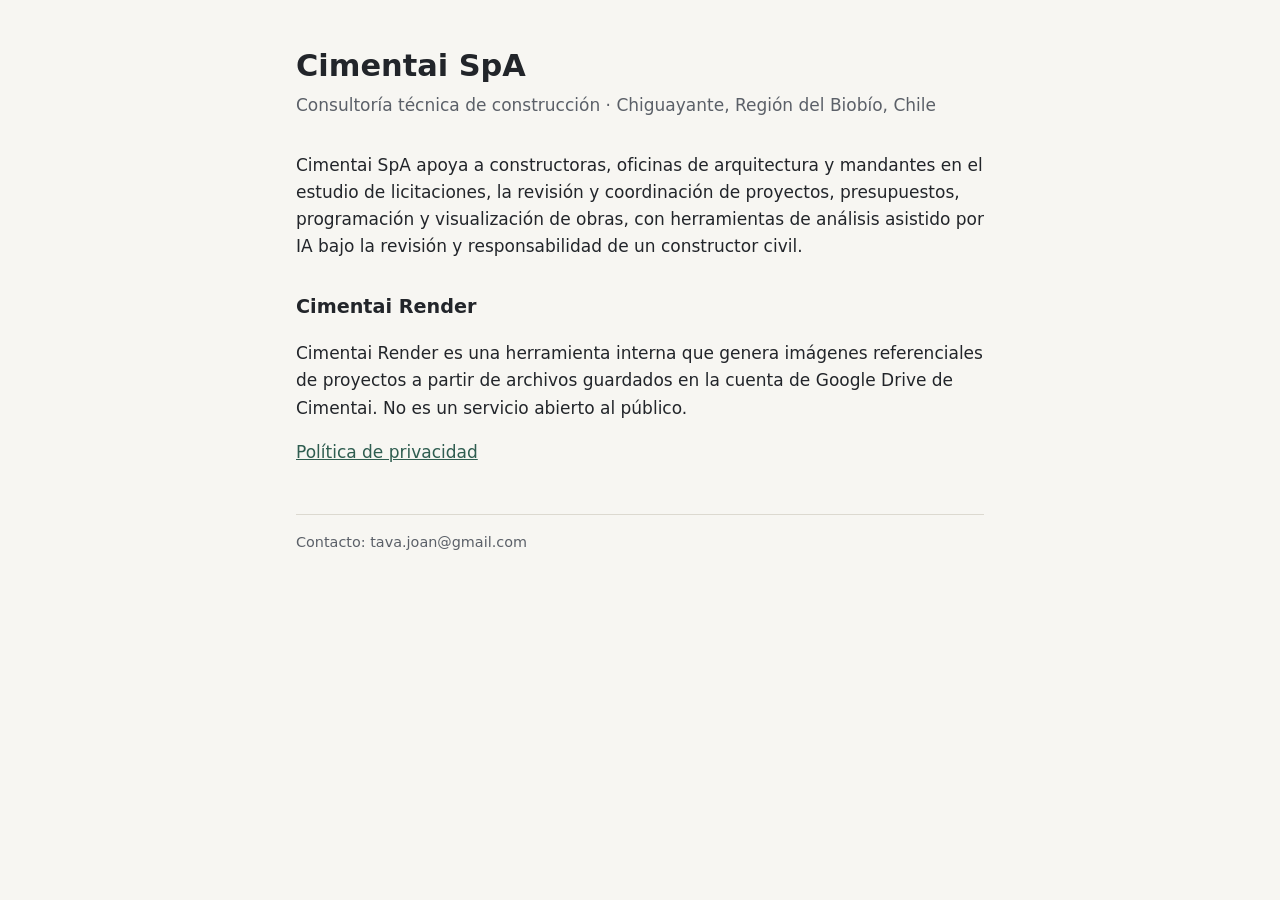
<file: index.html>
<!doctype html>
<html lang="es">
<head><meta charset="utf-8"><meta name="viewport" content="width=device-width,initial-scale=1">
<title>Cimentai SpA</title><link rel="stylesheet" href="estilo.css"></head>
<body><main>
<h1>Cimentai SpA</h1>
<p class="sub">Consultoría técnica de construcción · Chiguayante, Región del Biobío, Chile</p>
<p>Cimentai SpA apoya a constructoras, oficinas de arquitectura y mandantes en el estudio de licitaciones, la revisión y coordinación de proyectos, presupuestos, programación y visualización de obras, con herramientas de análisis asistido por IA bajo la revisión y responsabilidad de un constructor civil.</p>
<h2>Cimentai Render</h2>
<p>Cimentai Render es una herramienta interna que genera imágenes referenciales de proyectos a partir de archivos guardados en la cuenta de Google Drive de Cimentai. No es un servicio abierto al público.</p>
<p><a href="privacidad.html">Política de privacidad</a></p>
<footer>Contacto: tava.joan@gmail.com</footer>
</main></body></html>
</file>
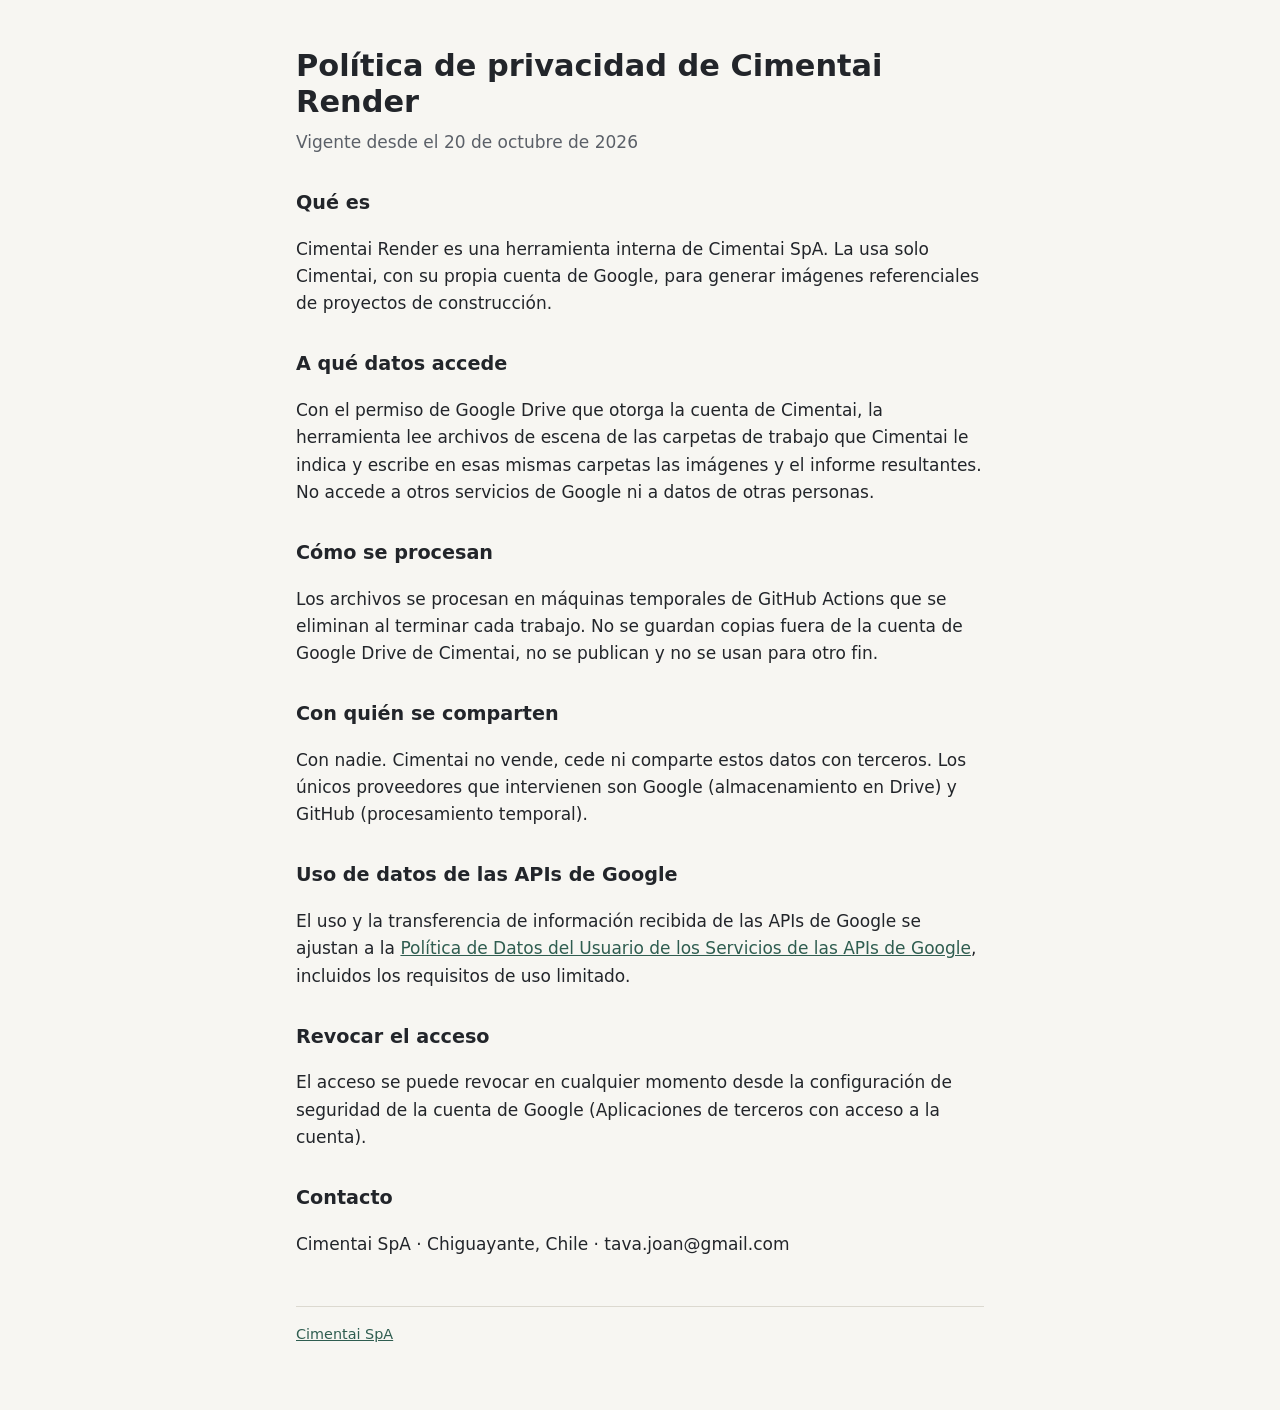
<file: privacidad.html>
<!doctype html>
<html lang="es">
<head><meta charset="utf-8"><meta name="viewport" content="width=device-width,initial-scale=1">
<title>Política de privacidad</title><link rel="stylesheet" href="estilo.css"></head>
<body><main>
<h1>Política de privacidad de Cimentai Render</h1>
<p class="sub">Vigente desde el 20 de octubre de 2026</p>
<h2>Qué es</h2>
<p>Cimentai Render es una herramienta interna de Cimentai SpA. La usa solo Cimentai, con su propia cuenta de Google, para generar imágenes referenciales de proyectos de construcción.</p>
<h2>A qué datos accede</h2>
<p>Con el permiso de Google Drive que otorga la cuenta de Cimentai, la herramienta lee archivos de escena de las carpetas de trabajo que Cimentai le indica y escribe en esas mismas carpetas las imágenes y el informe resultantes. No accede a otros servicios de Google ni a datos de otras personas.</p>
<h2>Cómo se procesan</h2>
<p>Los archivos se procesan en máquinas temporales de GitHub Actions que se eliminan al terminar cada trabajo. No se guardan copias fuera de la cuenta de Google Drive de Cimentai, no se publican y no se usan para otro fin.</p>
<h2>Con quién se comparten</h2>
<p>Con nadie. Cimentai no vende, cede ni comparte estos datos con terceros. Los únicos proveedores que intervienen son Google (almacenamiento en Drive) y GitHub (procesamiento temporal).</p>
<h2>Uso de datos de las APIs de Google</h2>
<p>El uso y la transferencia de información recibida de las APIs de Google se ajustan a la <a href="https://developers.google.com/terms/api-services-user-data-policy">Política de Datos del Usuario de los Servicios de las APIs de Google</a>, incluidos los requisitos de uso limitado.</p>
<h2>Revocar el acceso</h2>
<p>El acceso se puede revocar en cualquier momento desde la configuración de seguridad de la cuenta de Google (Aplicaciones de terceros con acceso a la cuenta).</p>
<h2>Contacto</h2>
<p>Cimentai SpA · Chiguayante, Chile · tava.joan@gmail.com</p>
<footer><a href="index.html">Cimentai SpA</a></footer>
</main></body></html>
</file>
<file: estilo.css>
:root{--fondo:#f7f6f2;--texto:#22252a;--suave:#5b6068;--acento:#2f5d50;--borde:#dcd9d0}
@media (prefers-color-scheme:dark){:root{--fondo:#17191c;--texto:#e8e6e1;--suave:#a5a9b0;--acento:#7fb8a6;--borde:#33363b}}
*{box-sizing:border-box}body{margin:0;background:var(--fondo);color:var(--texto);font:17px/1.6 system-ui,-apple-system,"Segoe UI",sans-serif}
main{max-width:720px;margin:0 auto;padding:48px 16px 64px}h1{font-size:1.9rem;line-height:1.2;margin:0 0 8px}h2{font-size:1.2rem;margin:32px 0 8px}
.sub{color:var(--suave);margin:0 0 32px}a{color:var(--acento)}footer{border-top:1px solid var(--borde);margin-top:48px;padding-top:16px;color:var(--suave);font-size:.9rem}
</file>
